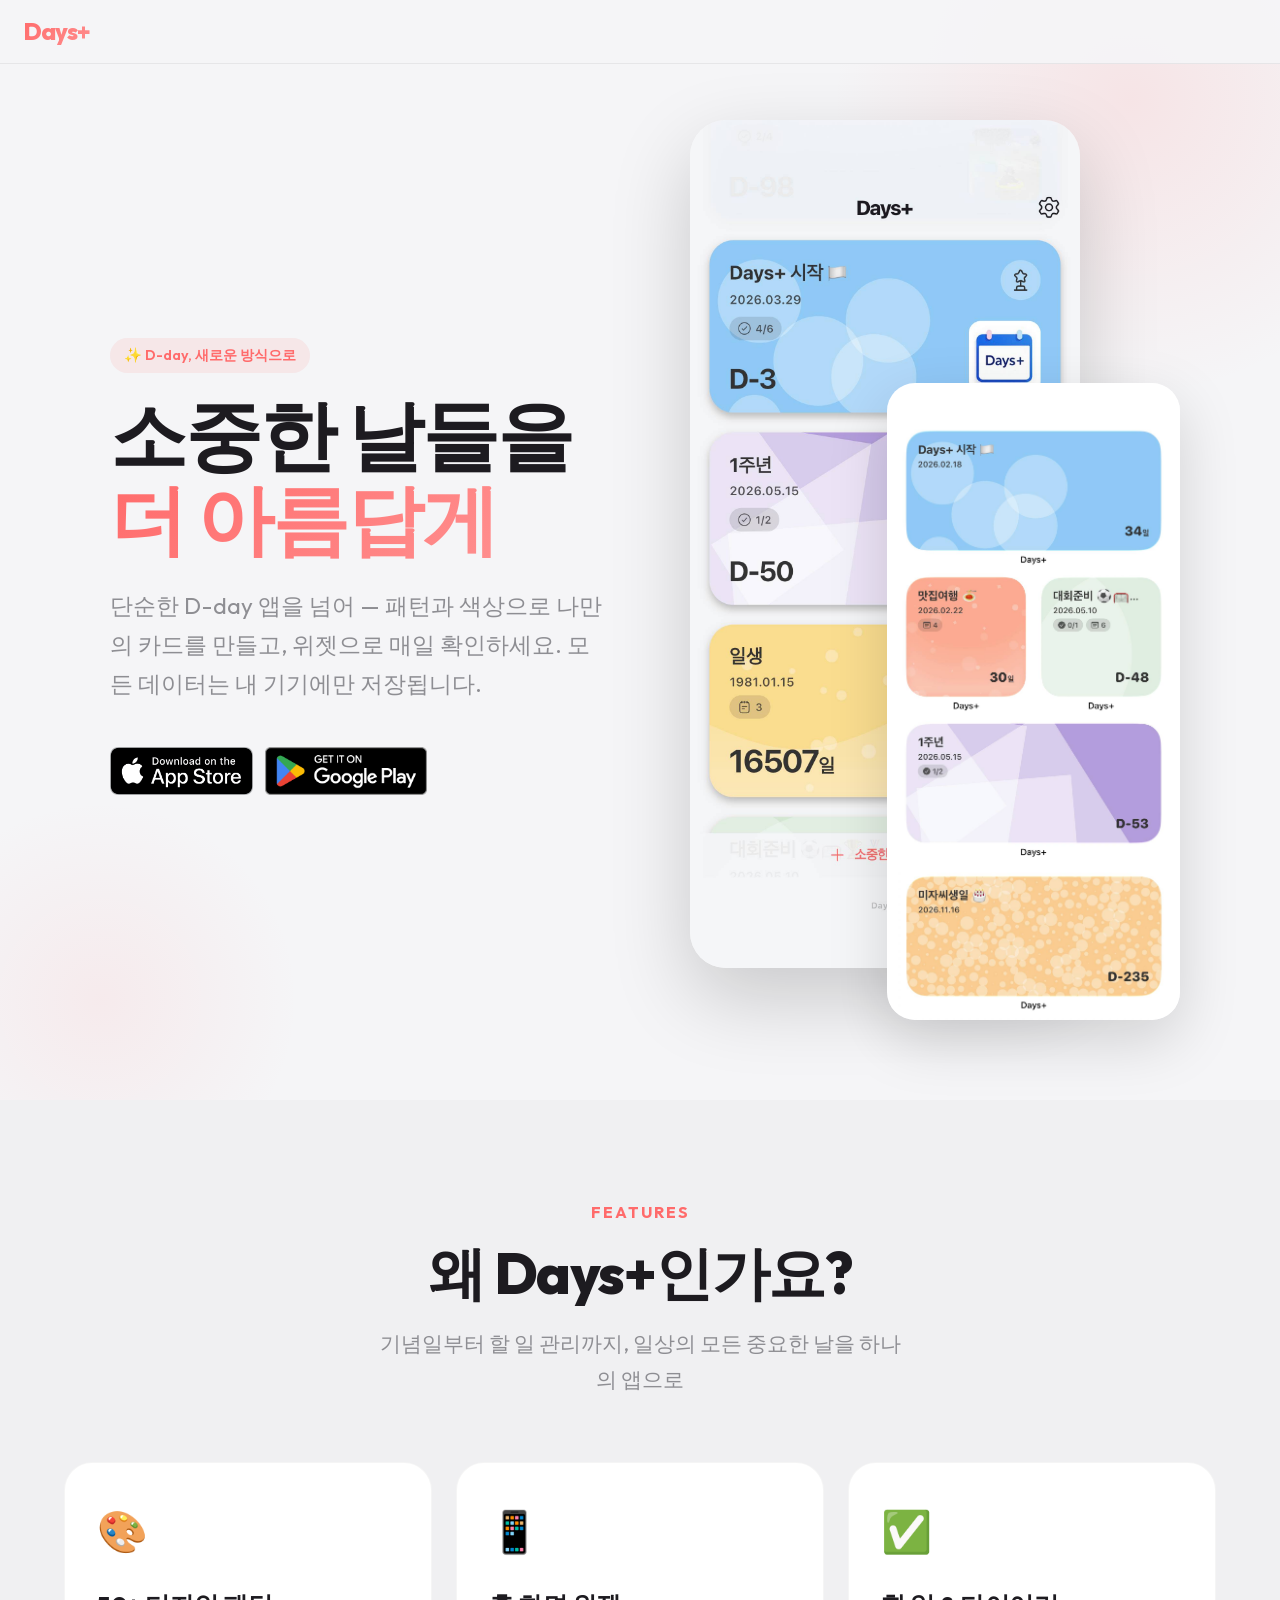
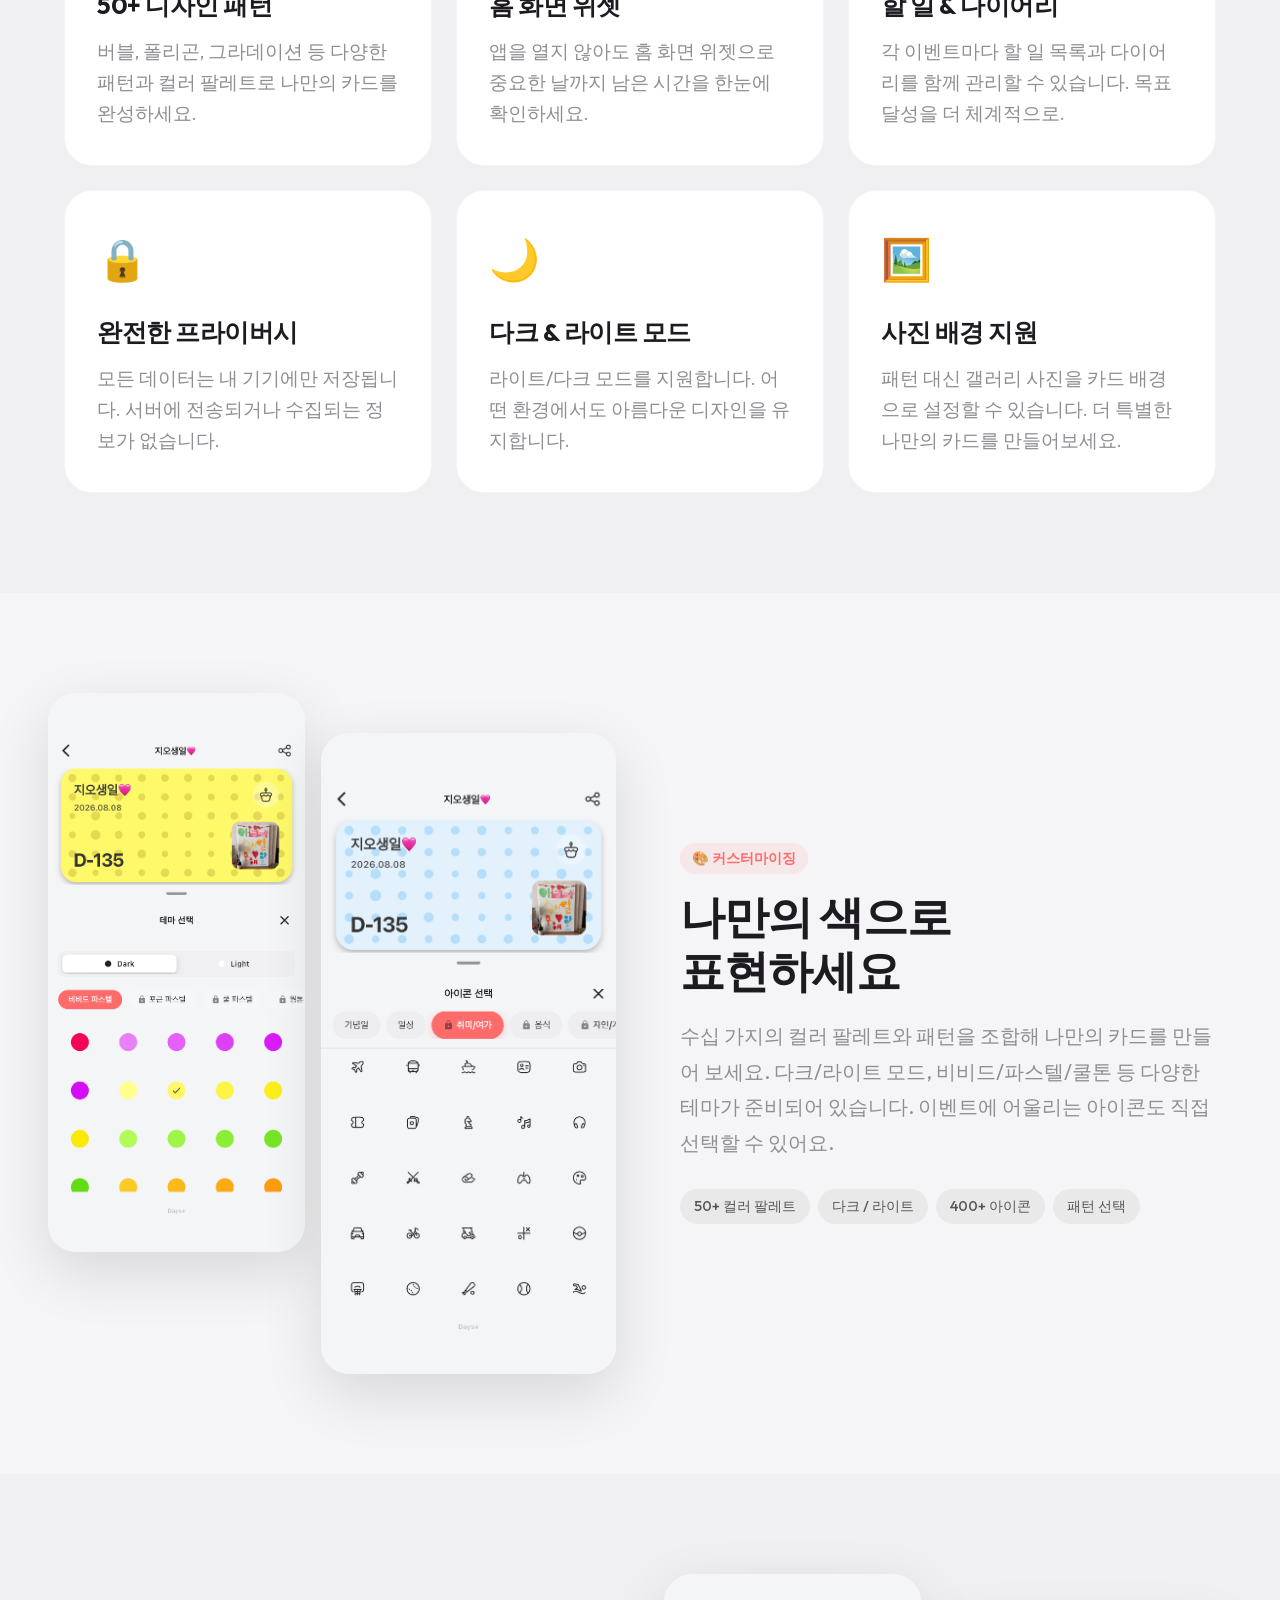
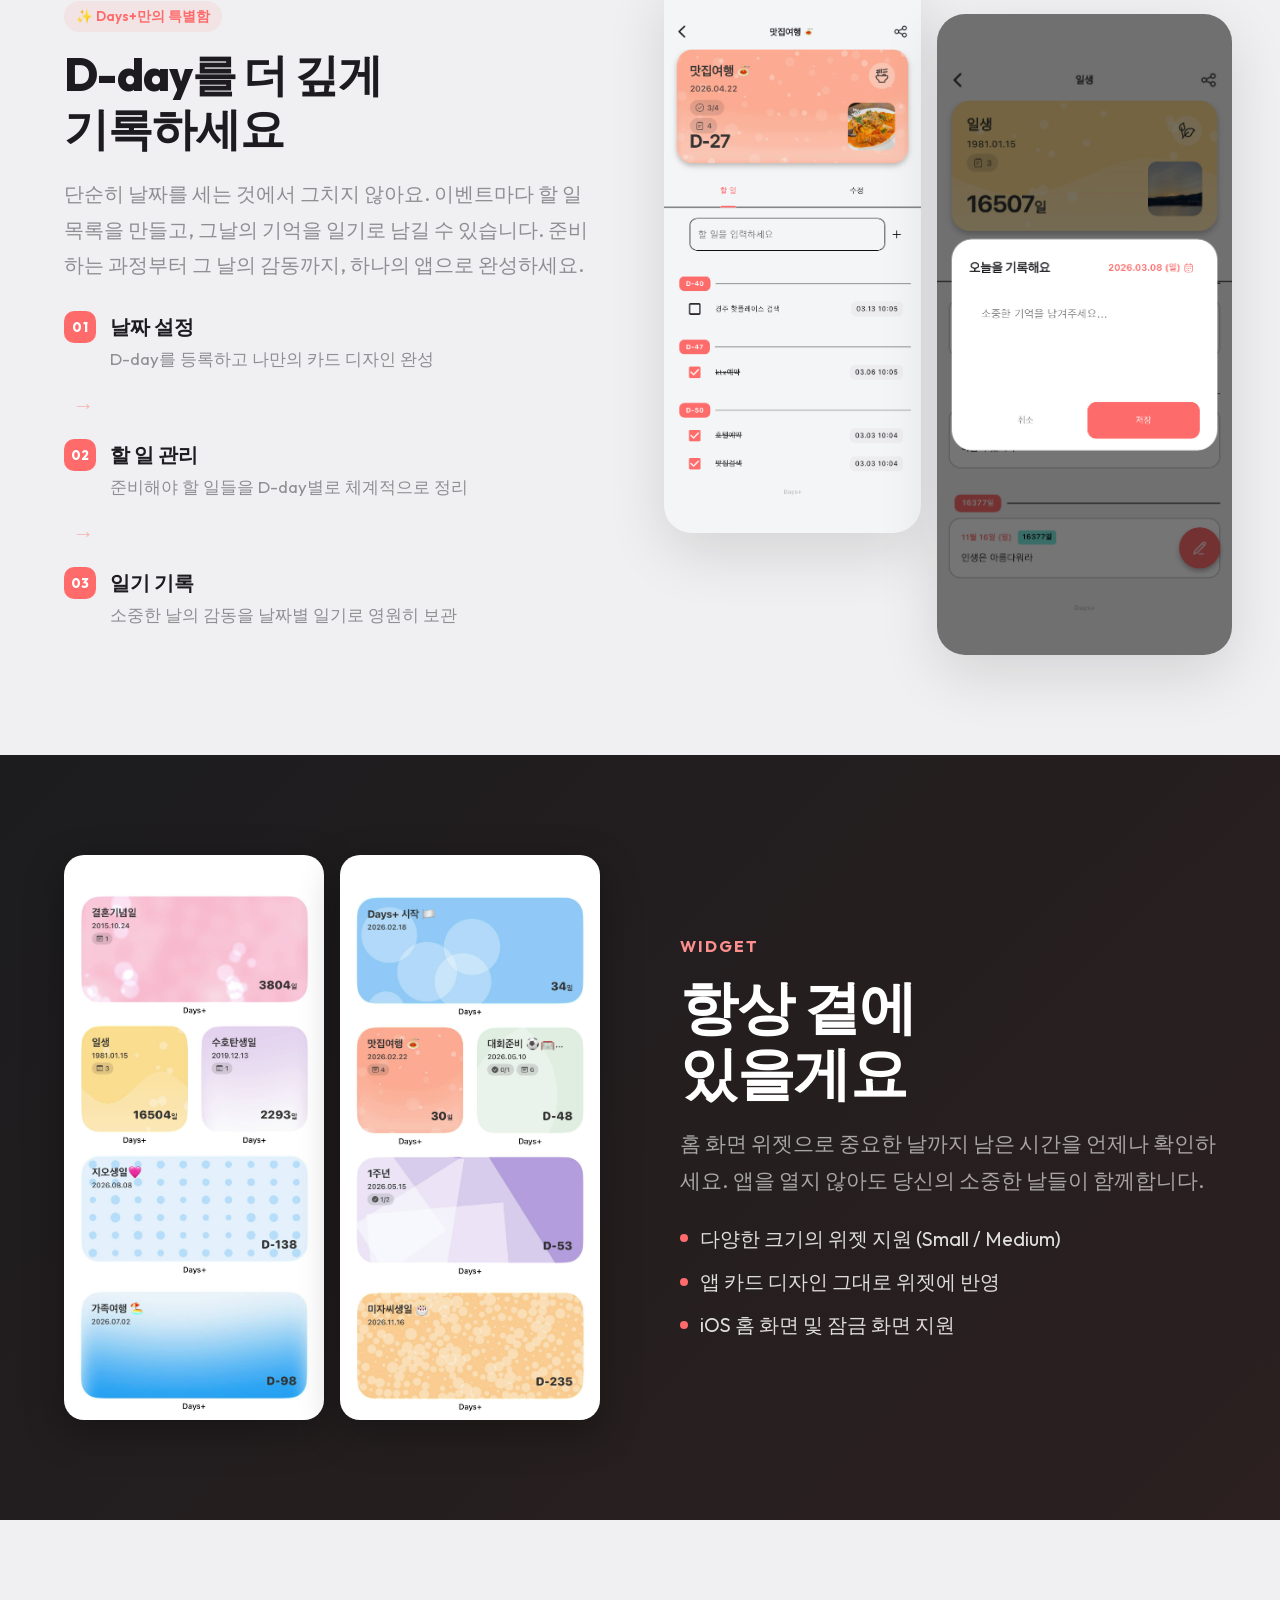
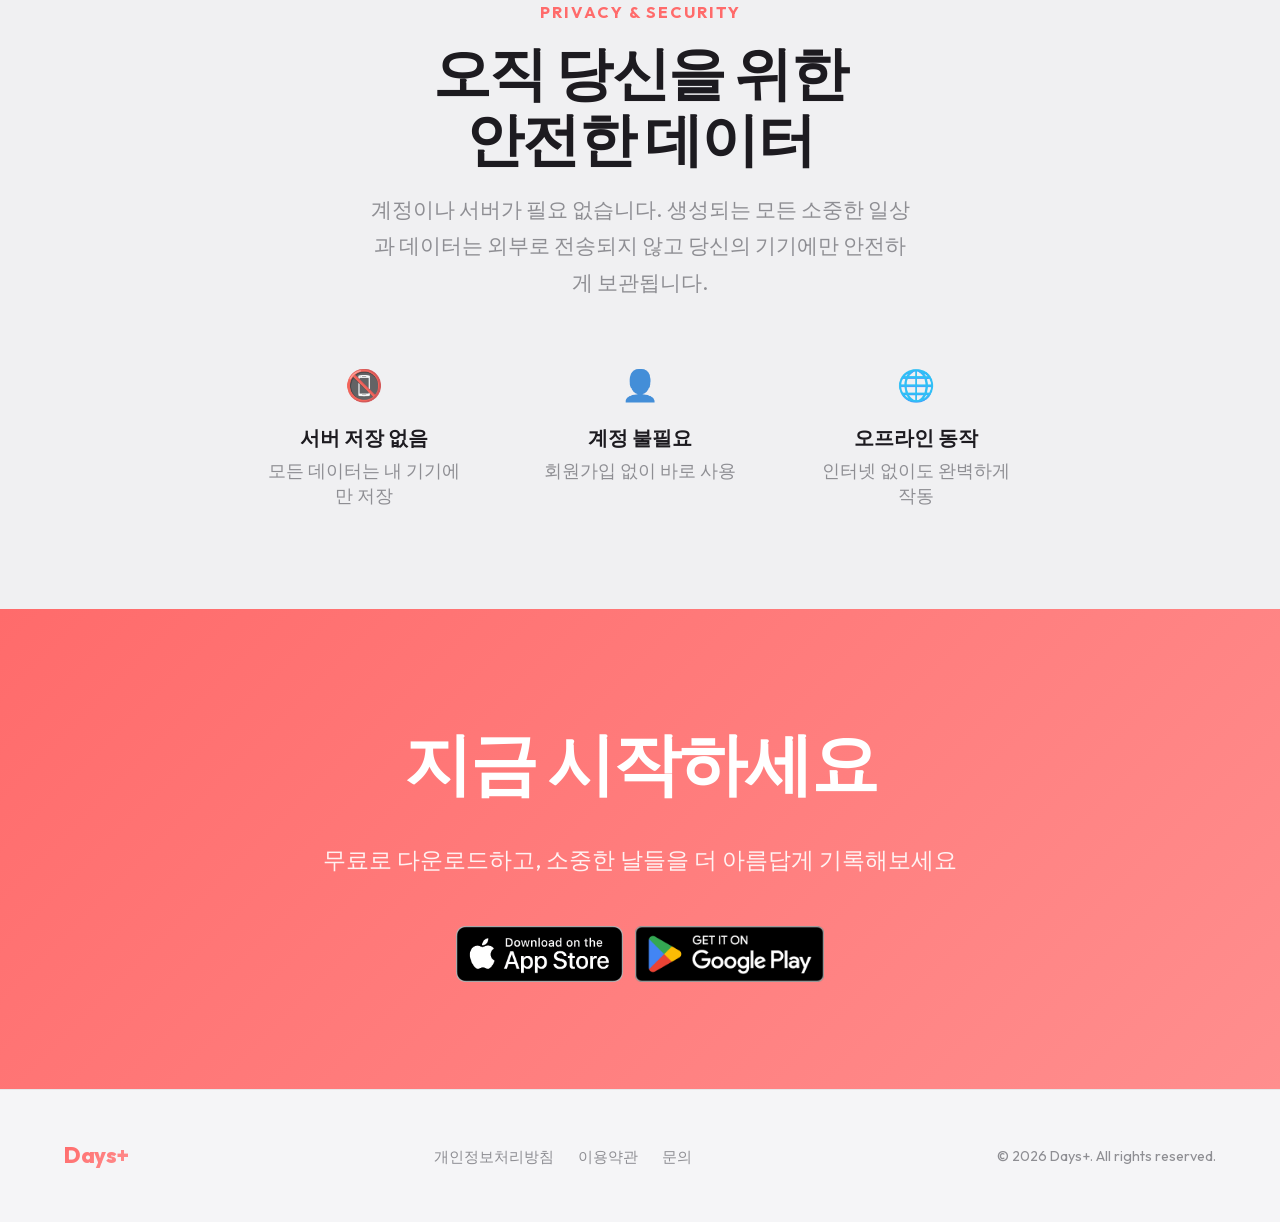
<file: index.html>
<!DOCTYPE html><html lang="ko" class="outfit_4c4b697f-module__6DwNPq__variable"><head><meta charSet="utf-8"/><meta name="viewport" content="width=device-width, initial-scale=1"/><link rel="preload" href="/_next/static/media/1b99372b3eaef0c8-s.p.0gx2haw2tmll8.woff2" as="font" crossorigin="" type="font/woff2"/><link rel="preload" as="image" href="/main.jpg"/><link rel="stylesheet" href="/_next/static/chunks/16hcfugx.lzg..css" data-precedence="next"/><link rel="stylesheet" href="/_next/static/chunks/0be25n6d0lng9.css" data-precedence="next"/><link rel="preload" as="script" fetchPriority="low" href="/_next/static/chunks/11qk_vpw_zwkf.js"/><script src="/_next/static/chunks/0pjq-hlddzx4h.js" async=""></script><script src="/_next/static/chunks/0h4bq73pogmtb.js" async=""></script><script src="/_next/static/chunks/turbopack-0h4ruw6wmw4n6.js" async=""></script><script src="/_next/static/chunks/0fsi8lw5utejl.js" async=""></script><script src="/_next/static/chunks/0d3tkj33oycf2.js" async=""></script><script src="/_next/static/chunks/13brmrq6-u1ft.js" async=""></script><meta name="next-size-adjust" content=""/><title>Days Plus - 소중한 날들을 더 아름답게</title><meta name="description" content="패턴으로 디자인하는 나만의 디데이, 데이플러스. 위젯 지원과 강력한 프라이버시 보호."/><meta name="keywords" content="디데이,D-day,기념일,위젯,패턴디자인,데이플러스"/><meta property="og:title" content="Days Plus - 소중한 날들을 더 아름답게"/><meta property="og:description" content="패턴으로 디자인하는 나만의 디데이, 데이플러스."/><meta property="og:locale" content="ko_KR"/><meta property="og:type" content="website"/><meta name="twitter:card" content="summary"/><meta name="twitter:title" content="Days Plus - 소중한 날들을 더 아름답게"/><meta name="twitter:description" content="패턴으로 디자인하는 나만의 디데이, 데이플러스."/><link rel="icon" href="/favicon.ico?favicon.0x3dzn~oxb6tn.ico" sizes="256x256" type="image/x-icon"/><script src="/_next/static/chunks/03~yq9q893hmn.js" noModule=""></script></head><body><div hidden=""><!--$--><!--/$--></div><main><nav class="page-module__E0kJGG__navbar"><div class="page-module__E0kJGG__navLogo"><span class="text-gradient">Days+</span></div><div class="page-module__E0kJGG__navActions"></div></nav><section class="page-module__E0kJGG__hero"><div class="page-module__E0kJGG__heroDecorCircle page-module__E0kJGG__heroDecor1"></div><div class="page-module__E0kJGG__heroDecorCircle page-module__E0kJGG__heroDecor2"></div><div class="container"><div class="page-module__E0kJGG__heroInner"><div class="undefined animate-fade-in"><div class="page-module__E0kJGG__heroEyebrow">✨ D-day, 새로운 방식으로</div><h1 class="page-module__E0kJGG__heroTitle">소중한 날들을<br/><span class="text-gradient">더 아름답게</span></h1><p class="page-module__E0kJGG__heroSubtitle">단순한 D-day 앱을 넘어 — 패턴과 색상으로 나만의 카드를 만들고, 위젯으로 매일 확인하세요. 모든 데이터는 내 기기에만 저장됩니다.</p><div class="page-module__E0kJGG__heroButtons" style="display:flex;gap:12px"><a href="https://apps.apple.com/app/id6762467598" target="_blank" rel="noopener noreferrer" style="display:inline-block"><img alt="Download on the App Store" loading="lazy" width="143" height="48" decoding="async" data-nimg="1" style="color:transparent;width:auto" src="/_next/static/media/appstore-badge.0-p4bjkd_l.2u.png"/></a><a href="https://play.google.com/store/apps/details?id=com.handroom.daysplus" target="_blank" rel="noopener noreferrer" style="display:inline-block"><img alt="Get it on Google Play" loading="lazy" width="162" height="48" decoding="async" data-nimg="1" style="color:transparent;width:auto" src="/_next/static/media/googleplay-badge.0fkv3hfedoiqh.png"/></a></div></div><div class="page-module__E0kJGG__heroVisual animate-fade-in delay-1"><div class="page-module__E0kJGG__heroPhoneStack"><img alt="Days+ 메인 화면" width="390" height="844" decoding="async" data-nimg="1" class="page-module__E0kJGG__heroPhoneMain" style="color:transparent;height:auto" src="/main.jpg"/><img alt="Days+ 위젯" loading="lazy" width="390" height="844" decoding="async" data-nimg="1" class="page-module__E0kJGG__heroPhoneFloat" style="color:transparent;height:auto" src="/widget2.jpg"/></div></div></div></div></section><section class="page-module__E0kJGG__section page-module__E0kJGG__featuresSection"><div class="container"><div class="page-module__E0kJGG__featuresHeader"><p class="page-module__E0kJGG__sectionLabel">Features</p><h2 class="page-module__E0kJGG__sectionTitle">왜 Days+인가요?</h2><p class="page-module__E0kJGG__sectionDesc">기념일부터 할 일 관리까지, 일상의 모든 중요한 날을 하나의 앱으로</p></div><div class="page-module__E0kJGG__featuresGrid"><div class="page-module__E0kJGG__featureCard"><div class="page-module__E0kJGG__featureIcon">🎨</div><h3 class="page-module__E0kJGG__featureTitle">50+ 디자인 패턴</h3><p class="page-module__E0kJGG__featureDesc">버블, 폴리곤, 그라데이션 등 다양한 패턴과 컬러 팔레트로 나만의 카드를 완성하세요.</p></div><div class="page-module__E0kJGG__featureCard"><div class="page-module__E0kJGG__featureIcon">📱</div><h3 class="page-module__E0kJGG__featureTitle">홈 화면 위젯</h3><p class="page-module__E0kJGG__featureDesc">앱을 열지 않아도 홈 화면 위젯으로 중요한 날까지 남은 시간을 한눈에 확인하세요.</p></div><div class="page-module__E0kJGG__featureCard"><div class="page-module__E0kJGG__featureIcon">✅</div><h3 class="page-module__E0kJGG__featureTitle">할 일 &amp; 다이어리</h3><p class="page-module__E0kJGG__featureDesc">각 이벤트마다 할 일 목록과 다이어리를 함께 관리할 수 있습니다. 목표 달성을 더 체계적으로.</p></div><div class="page-module__E0kJGG__featureCard"><div class="page-module__E0kJGG__featureIcon">🔒</div><h3 class="page-module__E0kJGG__featureTitle">완전한 프라이버시</h3><p class="page-module__E0kJGG__featureDesc">모든 데이터는 내 기기에만 저장됩니다. 서버에 전송되거나 수집되는 정보가 없습니다.</p></div><div class="page-module__E0kJGG__featureCard"><div class="page-module__E0kJGG__featureIcon">🌙</div><h3 class="page-module__E0kJGG__featureTitle">다크 &amp; 라이트 모드</h3><p class="page-module__E0kJGG__featureDesc">라이트/다크 모드를 지원합니다. 어떤 환경에서도 아름다운 디자인을 유지합니다.</p></div><div class="page-module__E0kJGG__featureCard"><div class="page-module__E0kJGG__featureIcon">🖼️</div><h3 class="page-module__E0kJGG__featureTitle">사진 배경 지원</h3><p class="page-module__E0kJGG__featureDesc">패턴 대신 갤러리 사진을 카드 배경으로 설정할 수 있습니다. 더 특별한 나만의 카드를 만들어보세요.</p></div></div></div></section><section class="container"><div class="page-module__E0kJGG__showcase"><div class="page-module__E0kJGG__showcaseImages"><img alt="테마 선택" loading="lazy" width="390" height="844" decoding="async" data-nimg="1" class="page-module__E0kJGG__showcaseImg" style="color:transparent;height:auto" src="/theme-select.jpg"/><img alt="아이콘 선택" loading="lazy" width="390" height="844" decoding="async" data-nimg="1" class="page-module__E0kJGG__showcaseImg page-module__E0kJGG__showcaseImgLarge" style="color:transparent;height:auto" src="/icon-select.jpg"/></div><div><div class="page-module__E0kJGG__showcaseBadge">🎨 커스터마이징</div><h2 class="page-module__E0kJGG__showcaseTitle">나만의 색으로<br/>표현하세요</h2><p class="page-module__E0kJGG__showcaseDesc">수십 가지의 컬러 팔레트와 패턴을 조합해 나만의 카드를 만들어 보세요. 다크/라이트 모드, 비비드/파스텔/쿨톤 등 다양한 테마가 준비되어 있습니다. 이벤트에 어울리는 아이콘도 직접 선택할 수 있어요.</p><div class="page-module__E0kJGG__showcaseTags"><span class="page-module__E0kJGG__tag">50+ 컬러 팔레트</span><span class="page-module__E0kJGG__tag">다크 / 라이트</span><span class="page-module__E0kJGG__tag">400+ 아이콘</span><span class="page-module__E0kJGG__tag">패턴 선택</span></div></div></div></section><div style="background:rgba(0,0,0,0.02)"><section class="container"><div class="page-module__E0kJGG__showcase"><div><div class="page-module__E0kJGG__showcaseBadge">✨ Days+만의 특별함</div><h2 class="page-module__E0kJGG__showcaseTitle">D-day를 더 깊게<br/>기록하세요</h2><p class="page-module__E0kJGG__showcaseDesc">단순히 날짜를 세는 것에서 그치지 않아요. 이벤트마다 할 일 목록을 만들고, 그날의 기억을 일기로 남길 수 있습니다. 준비하는 과정부터 그 날의 감동까지, 하나의 앱으로 완성하세요.</p><div class="page-module__E0kJGG__featureFlow"><div class="page-module__E0kJGG__featureFlowStep"><div class="page-module__E0kJGG__featureFlowBadge">01</div><div><div class="page-module__E0kJGG__featureFlowTitle">날짜 설정</div><div class="page-module__E0kJGG__featureFlowDesc">D-day를 등록하고 나만의 카드 디자인 완성</div></div></div><div class="page-module__E0kJGG__featureFlowArrow">→</div><div class="page-module__E0kJGG__featureFlowStep"><div class="page-module__E0kJGG__featureFlowBadge">02</div><div><div class="page-module__E0kJGG__featureFlowTitle">할 일 관리</div><div class="page-module__E0kJGG__featureFlowDesc">준비해야 할 일들을 D-day별로 체계적으로 정리</div></div></div><div class="page-module__E0kJGG__featureFlowArrow">→</div><div class="page-module__E0kJGG__featureFlowStep"><div class="page-module__E0kJGG__featureFlowBadge">03</div><div><div class="page-module__E0kJGG__featureFlowTitle">일기 기록</div><div class="page-module__E0kJGG__featureFlowDesc">소중한 날의 감동을 날짜별 일기로 영원히 보관</div></div></div></div></div><div class="page-module__E0kJGG__showcaseImages"><img alt="할 일 체크리스트" loading="lazy" width="390" height="844" decoding="async" data-nimg="1" class="page-module__E0kJGG__showcaseImg" style="color:transparent;height:auto" src="/todo2.jpg"/><img alt="일기 작성 화면" loading="lazy" width="390" height="844" decoding="async" data-nimg="1" class="page-module__E0kJGG__showcaseImg page-module__E0kJGG__showcaseImgLarge" style="color:transparent;height:auto" src="/diary-write.jpg"/></div></div></section></div><section class="page-module__E0kJGG__widgetSection"><div class="container"><div class="page-module__E0kJGG__widgetInner"><div class="page-module__E0kJGG__widgetImages"><img alt="홈 화면 위젯 예시 1" loading="lazy" width="720" height="1560" decoding="async" data-nimg="1" class="page-module__E0kJGG__widgetImg" style="color:transparent;height:auto" src="/widget.jpg"/><img alt="홈 화면 위젯 예시 2" loading="lazy" width="720" height="1560" decoding="async" data-nimg="1" class="page-module__E0kJGG__widgetImg" style="color:transparent;height:auto" src="/widget2.jpg"/></div><div class="page-module__E0kJGG__widgetContent"><p class="page-module__E0kJGG__sectionLabel">Widget</p><h2 class="page-module__E0kJGG__sectionTitle">항상 곁에<br/>있을게요</h2><p class="page-module__E0kJGG__sectionDesc">홈 화면 위젯으로 중요한 날까지 남은 시간을 언제나 확인하세요. 앱을 열지 않아도 당신의 소중한 날들이 함께합니다.</p><ul class="page-module__E0kJGG__widgetPoints"><li class="page-module__E0kJGG__widgetPoint"><span class="page-module__E0kJGG__widgetPointDot"></span>다양한 크기의 위젯 지원 (Small / Medium)</li><li class="page-module__E0kJGG__widgetPoint"><span class="page-module__E0kJGG__widgetPointDot"></span>앱 카드 디자인 그대로 위젯에 반영</li><li class="page-module__E0kJGG__widgetPoint"><span class="page-module__E0kJGG__widgetPointDot"></span>iOS 홈 화면 및 잠금 화면 지원</li></ul></div></div></div></section><section class="page-module__E0kJGG__privacySection"><div class="container"><p class="page-module__E0kJGG__sectionLabel" style="justify-content:center">Privacy &amp; Security</p><h2 class="page-module__E0kJGG__sectionTitle">오직 당신을 위한<br/>안전한 데이터</h2><p class="page-module__E0kJGG__sectionDesc" style="margin:0 auto">계정이나 서버가 필요 없습니다. 생성되는 모든 소중한 일상과 데이터는 외부로 전송되지 않고 당신의 기기에만 안전하게 보관됩니다.</p><div class="page-module__E0kJGG__privacyPoints"><div class="page-module__E0kJGG__privacyPoint"><div class="page-module__E0kJGG__privacyPointIcon">📵</div><div class="page-module__E0kJGG__privacyPointTitle">서버 저장 없음</div><div class="page-module__E0kJGG__privacyPointDesc">모든 데이터는 내 기기에만 저장</div></div><div class="page-module__E0kJGG__privacyPoint"><div class="page-module__E0kJGG__privacyPointIcon">👤</div><div class="page-module__E0kJGG__privacyPointTitle">계정 불필요</div><div class="page-module__E0kJGG__privacyPointDesc">회원가입 없이 바로 사용</div></div><div class="page-module__E0kJGG__privacyPoint"><div class="page-module__E0kJGG__privacyPointIcon">🌐</div><div class="page-module__E0kJGG__privacyPointTitle">오프라인 동작</div><div class="page-module__E0kJGG__privacyPointDesc">인터넷 없이도 완벽하게 작동</div></div></div></div></section><section class="page-module__E0kJGG__ctaSection"><div class="container"><h2 class="page-module__E0kJGG__ctaTitle">지금 시작하세요</h2><p class="page-module__E0kJGG__ctaDesc">무료로 다운로드하고, 소중한 날들을 더 아름답게 기록해보세요</p><div class="page-module__E0kJGG__ctaButtons" style="display:flex;gap:12px;justify-content:center"><a href="https://apps.apple.com/app/id6762467598" target="_blank" rel="noopener noreferrer" style="display:inline-block"><img alt="Download on the App Store" loading="lazy" width="167" height="56" decoding="async" data-nimg="1" style="color:transparent;width:auto" src="/_next/static/media/appstore-badge.0-p4bjkd_l.2u.png"/></a><a href="https://play.google.com/store/apps/details?id=com.handroom.daysplus" target="_blank" rel="noopener noreferrer" style="display:inline-block"><img alt="Get it on Google Play" loading="lazy" width="189" height="56" decoding="async" data-nimg="1" style="color:transparent;width:auto" src="/_next/static/media/googleplay-badge.0fkv3hfedoiqh.png"/></a></div></div></section><footer class="page-module__E0kJGG__footer"><div class="container"><div class="page-module__E0kJGG__footerInner"><div class="page-module__E0kJGG__footerLogo"><span class="text-gradient">Days+</span></div><ul class="page-module__E0kJGG__footerLinks"><li><a href="/privacy" class="page-module__E0kJGG__footerLink">개인정보처리방침</a></li><li><a href="/terms" class="page-module__E0kJGG__footerLink">이용약관</a></li><li><a href="mailto:contact@daysplus.app" class="page-module__E0kJGG__footerLink">문의</a></li></ul><p class="page-module__E0kJGG__footerCopy">© 2026 Days+. All rights reserved.</p></div></div></footer></main><!--$--><!--/$--><script src="/_next/static/chunks/11qk_vpw_zwkf.js" id="_R_" async=""></script><script>(self.__next_f=self.__next_f||[]).push([0])</script><script>self.__next_f.push([1,"1:\"$Sreact.fragment\"\n2:I[39756,[\"/_next/static/chunks/0fsi8lw5utejl.js\",\"/_next/static/chunks/0d3tkj33oycf2.js\"],\"default\"]\n3:I[37457,[\"/_next/static/chunks/0fsi8lw5utejl.js\",\"/_next/static/chunks/0d3tkj33oycf2.js\"],\"default\"]\n4:I[5500,[\"/_next/static/chunks/0fsi8lw5utejl.js\",\"/_next/static/chunks/0d3tkj33oycf2.js\",\"/_next/static/chunks/13brmrq6-u1ft.js\"],\"Image\"]\n11:I[68027,[\"/_next/static/chunks/0fsi8lw5utejl.js\",\"/_next/static/chunks/0d3tkj33oycf2.js\"],\"default\",1]\n:HL[\"/_next/static/chunks/16hcfugx.lzg..css\",\"style\"]\n:HL[\"/_next/static/media/1b99372b3eaef0c8-s.p.0gx2haw2tmll8.woff2\",\"font\",{\"crossOrigin\":\"\",\"type\":\"font/woff2\"}]\n:HL[\"/_next/static/chunks/0be25n6d0lng9.css\",\"style\"]\n"])</script><script>self.__next_f.push([1,"0:{\"P\":null,\"c\":[\"\",\"\"],\"q\":\"\",\"i\":false,\"f\":[[[\"\",{\"children\":[\"__PAGE__\",{}]},\"$undefined\",\"$undefined\",16],[[\"$\",\"$1\",\"c\",{\"children\":[[[\"$\",\"link\",\"0\",{\"rel\":\"stylesheet\",\"href\":\"/_next/static/chunks/16hcfugx.lzg..css\",\"precedence\":\"next\",\"crossOrigin\":\"$undefined\",\"nonce\":\"$undefined\"}],[\"$\",\"script\",\"script-0\",{\"src\":\"/_next/static/chunks/0fsi8lw5utejl.js\",\"async\":true,\"nonce\":\"$undefined\"}],[\"$\",\"script\",\"script-1\",{\"src\":\"/_next/static/chunks/0d3tkj33oycf2.js\",\"async\":true,\"nonce\":\"$undefined\"}]],[\"$\",\"html\",null,{\"lang\":\"ko\",\"className\":\"outfit_4c4b697f-module__6DwNPq__variable\",\"children\":[\"$\",\"body\",null,{\"children\":[\"$\",\"$L2\",null,{\"parallelRouterKey\":\"children\",\"error\":\"$undefined\",\"errorStyles\":\"$undefined\",\"errorScripts\":\"$undefined\",\"template\":[\"$\",\"$L3\",null,{}],\"templateStyles\":\"$undefined\",\"templateScripts\":\"$undefined\",\"notFound\":[[[\"$\",\"title\",null,{\"children\":\"404: This page could not be found.\"}],[\"$\",\"div\",null,{\"style\":{\"fontFamily\":\"system-ui,\\\"Segoe UI\\\",Roboto,Helvetica,Arial,sans-serif,\\\"Apple Color Emoji\\\",\\\"Segoe UI Emoji\\\"\",\"height\":\"100vh\",\"textAlign\":\"center\",\"display\":\"flex\",\"flexDirection\":\"column\",\"alignItems\":\"center\",\"justifyContent\":\"center\"},\"children\":[\"$\",\"div\",null,{\"children\":[[\"$\",\"style\",null,{\"dangerouslySetInnerHTML\":{\"__html\":\"body{color:#000;background:#fff;margin:0}.next-error-h1{border-right:1px solid rgba(0,0,0,.3)}@media (prefers-color-scheme:dark){body{color:#fff;background:#000}.next-error-h1{border-right:1px solid rgba(255,255,255,.3)}}\"}}],[\"$\",\"h1\",null,{\"className\":\"next-error-h1\",\"style\":{\"display\":\"inline-block\",\"margin\":\"0 20px 0 0\",\"padding\":\"0 23px 0 0\",\"fontSize\":24,\"fontWeight\":500,\"verticalAlign\":\"top\",\"lineHeight\":\"49px\"},\"children\":404}],[\"$\",\"div\",null,{\"style\":{\"display\":\"inline-block\"},\"children\":[\"$\",\"h2\",null,{\"style\":{\"fontSize\":14,\"fontWeight\":400,\"lineHeight\":\"49px\",\"margin\":0},\"children\":\"This page could not be found.\"}]}]]}]}]],[]],\"forbidden\":\"$undefined\",\"unauthorized\":\"$undefined\"}]}]}]]}],{\"children\":[[\"$\",\"$1\",\"c\",{\"children\":[[\"$\",\"main\",null,{\"children\":[[\"$\",\"nav\",null,{\"className\":\"page-module__E0kJGG__navbar\",\"children\":[[\"$\",\"div\",null,{\"className\":\"page-module__E0kJGG__navLogo\",\"children\":[\"$\",\"span\",null,{\"className\":\"text-gradient\",\"children\":\"Days+\"}]}],[\"$\",\"div\",null,{\"className\":\"page-module__E0kJGG__navActions\"}]]}],[\"$\",\"section\",null,{\"className\":\"page-module__E0kJGG__hero\",\"children\":[[\"$\",\"div\",null,{\"className\":\"page-module__E0kJGG__heroDecorCircle page-module__E0kJGG__heroDecor1\"}],[\"$\",\"div\",null,{\"className\":\"page-module__E0kJGG__heroDecorCircle page-module__E0kJGG__heroDecor2\"}],[\"$\",\"div\",null,{\"className\":\"container\",\"children\":[\"$\",\"div\",null,{\"className\":\"page-module__E0kJGG__heroInner\",\"children\":[[\"$\",\"div\",null,{\"className\":\"undefined animate-fade-in\",\"children\":[[\"$\",\"div\",null,{\"className\":\"page-module__E0kJGG__heroEyebrow\",\"children\":\"✨ D-day, 새로운 방식으로\"}],[\"$\",\"h1\",null,{\"className\":\"page-module__E0kJGG__heroTitle\",\"children\":[\"소중한 날들을\",[\"$\",\"br\",null,{}],[\"$\",\"span\",null,{\"className\":\"text-gradient\",\"children\":\"더 아름답게\"}]]}],[\"$\",\"p\",null,{\"className\":\"page-module__E0kJGG__heroSubtitle\",\"children\":\"단순한 D-day 앱을 넘어 — 패턴과 색상으로 나만의 카드를 만들고, 위젯으로 매일 확인하세요. 모든 데이터는 내 기기에만 저장됩니다.\"}],[\"$\",\"div\",null,{\"className\":\"page-module__E0kJGG__heroButtons\",\"style\":{\"display\":\"flex\",\"gap\":\"12px\"},\"children\":[[\"$\",\"a\",null,{\"href\":\"https://apps.apple.com/app/id6762467598\",\"target\":\"_blank\",\"rel\":\"noopener noreferrer\",\"style\":{\"display\":\"inline-block\"},\"children\":[\"$\",\"$L4\",null,{\"src\":{\"src\":\"/_next/static/media/appstore-badge.0-p4bjkd_l.2u.png\",\"width\":498,\"height\":167,\"blurWidth\":8,\"blurHeight\":3,\"blurDataURL\":\"[data-uri]\"},\"alt\":\"Download on the App Store\",\"height\":48,\"style\":{\"width\":\"auto\"}}]}],[\"$\",\"a\",null,{\"href\":\"https://play.google.com/store/apps/details?id=com.handroom.daysplus\",\"target\":\"_blank\",\"rel\":\"noopener noreferrer\",\"style\":{\"display\":\"inline-block\"},\"children\":[\"$\",\"$L4\",null,{\"src\":{\"src\":\"/_next/static/media/googleplay-badge.0fkv3hfedoiqh.png\",\"width\":478,\"height\":142,\"blurWidth\":8,\"blurHeight\":2,\"blurDataURL\":\"[data-uri]\"},\"alt\":\"Get it on Google Play\",\"height\":48,\"style\":{\"width\":\"auto\"}}]}]]}]]}],\"$L5\"]}]}]]}],\"$L6\",\"$L7\",\"$L8\",\"$L9\",\"$La\",\"$Lb\",\"$Lc\"]}],[\"$Ld\",\"$Le\"],\"$Lf\"]}],{},null,false,null]},null,false,null],\"$L10\",false]],\"m\":\"$undefined\",\"G\":[\"$11\",[\"$L12\"]],\"S\":true,\"h\":null,\"s\":\"$undefined\",\"l\":\"$undefined\",\"p\":\"$undefined\",\"d\":\"$undefined\",\"b\":\"pYLypkrqttr3VebKA8N-q\"}\n"])</script><script>self.__next_f.push([1,"13:I[97367,[\"/_next/static/chunks/0fsi8lw5utejl.js\",\"/_next/static/chunks/0d3tkj33oycf2.js\"],\"OutletBoundary\"]\n14:\"$Sreact.suspense\"\n16:I[97367,[\"/_next/static/chunks/0fsi8lw5utejl.js\",\"/_next/static/chunks/0d3tkj33oycf2.js\"],\"ViewportBoundary\"]\n18:I[97367,[\"/_next/static/chunks/0fsi8lw5utejl.js\",\"/_next/static/chunks/0d3tkj33oycf2.js\"],\"MetadataBoundary\"]\n5:[\"$\",\"div\",null,{\"className\":\"page-module__E0kJGG__heroVisual animate-fade-in delay-1\",\"children\":[\"$\",\"div\",null,{\"className\":\"page-module__E0kJGG__heroPhoneStack\",\"children\":[[\"$\",\"$L4\",null,{\"src\":\"/main.jpg\",\"alt\":\"Days+ 메인 화면\",\"width\":390,\"height\":844,\"className\":\"page-module__E0kJGG__heroPhoneMain\",\"style\":{\"height\":\"auto\"},\"priority\":true}],[\"$\",\"$L4\",null,{\"src\":\"/widget2.jpg\",\"alt\":\"Days+ 위젯\",\"width\":390,\"height\":844,\"className\":\"page-module__E0kJGG__heroPhoneFloat\",\"style\":{\"height\":\"auto\"}}]]}]}]\n"])</script><script>self.__next_f.push([1,"6:[\"$\",\"section\",null,{\"className\":\"page-module__E0kJGG__section page-module__E0kJGG__featuresSection\",\"children\":[\"$\",\"div\",null,{\"className\":\"container\",\"children\":[[\"$\",\"div\",null,{\"className\":\"page-module__E0kJGG__featuresHeader\",\"children\":[[\"$\",\"p\",null,{\"className\":\"page-module__E0kJGG__sectionLabel\",\"children\":\"Features\"}],[\"$\",\"h2\",null,{\"className\":\"page-module__E0kJGG__sectionTitle\",\"children\":\"왜 Days+인가요?\"}],[\"$\",\"p\",null,{\"className\":\"page-module__E0kJGG__sectionDesc\",\"children\":\"기념일부터 할 일 관리까지, 일상의 모든 중요한 날을 하나의 앱으로\"}]]}],[\"$\",\"div\",null,{\"className\":\"page-module__E0kJGG__featuresGrid\",\"children\":[[\"$\",\"div\",null,{\"className\":\"page-module__E0kJGG__featureCard\",\"children\":[[\"$\",\"div\",null,{\"className\":\"page-module__E0kJGG__featureIcon\",\"children\":\"🎨\"}],[\"$\",\"h3\",null,{\"className\":\"page-module__E0kJGG__featureTitle\",\"children\":\"50+ 디자인 패턴\"}],[\"$\",\"p\",null,{\"className\":\"page-module__E0kJGG__featureDesc\",\"children\":\"버블, 폴리곤, 그라데이션 등 다양한 패턴과 컬러 팔레트로 나만의 카드를 완성하세요.\"}]]}],[\"$\",\"div\",null,{\"className\":\"page-module__E0kJGG__featureCard\",\"children\":[[\"$\",\"div\",null,{\"className\":\"page-module__E0kJGG__featureIcon\",\"children\":\"📱\"}],[\"$\",\"h3\",null,{\"className\":\"page-module__E0kJGG__featureTitle\",\"children\":\"홈 화면 위젯\"}],[\"$\",\"p\",null,{\"className\":\"page-module__E0kJGG__featureDesc\",\"children\":\"앱을 열지 않아도 홈 화면 위젯으로 중요한 날까지 남은 시간을 한눈에 확인하세요.\"}]]}],[\"$\",\"div\",null,{\"className\":\"page-module__E0kJGG__featureCard\",\"children\":[[\"$\",\"div\",null,{\"className\":\"page-module__E0kJGG__featureIcon\",\"children\":\"✅\"}],[\"$\",\"h3\",null,{\"className\":\"page-module__E0kJGG__featureTitle\",\"children\":\"할 일 \u0026 다이어리\"}],[\"$\",\"p\",null,{\"className\":\"page-module__E0kJGG__featureDesc\",\"children\":\"각 이벤트마다 할 일 목록과 다이어리를 함께 관리할 수 있습니다. 목표 달성을 더 체계적으로.\"}]]}],[\"$\",\"div\",null,{\"className\":\"page-module__E0kJGG__featureCard\",\"children\":[[\"$\",\"div\",null,{\"className\":\"page-module__E0kJGG__featureIcon\",\"children\":\"🔒\"}],[\"$\",\"h3\",null,{\"className\":\"page-module__E0kJGG__featureTitle\",\"children\":\"완전한 프라이버시\"}],[\"$\",\"p\",null,{\"className\":\"page-module__E0kJGG__featureDesc\",\"children\":\"모든 데이터는 내 기기에만 저장됩니다. 서버에 전송되거나 수집되는 정보가 없습니다.\"}]]}],[\"$\",\"div\",null,{\"className\":\"page-module__E0kJGG__featureCard\",\"children\":[[\"$\",\"div\",null,{\"className\":\"page-module__E0kJGG__featureIcon\",\"children\":\"🌙\"}],[\"$\",\"h3\",null,{\"className\":\"page-module__E0kJGG__featureTitle\",\"children\":\"다크 \u0026 라이트 모드\"}],[\"$\",\"p\",null,{\"className\":\"page-module__E0kJGG__featureDesc\",\"children\":\"라이트/다크 모드를 지원합니다. 어떤 환경에서도 아름다운 디자인을 유지합니다.\"}]]}],[\"$\",\"div\",null,{\"className\":\"page-module__E0kJGG__featureCard\",\"children\":[[\"$\",\"div\",null,{\"className\":\"page-module__E0kJGG__featureIcon\",\"children\":\"🖼️\"}],[\"$\",\"h3\",null,{\"className\":\"page-module__E0kJGG__featureTitle\",\"children\":\"사진 배경 지원\"}],[\"$\",\"p\",null,{\"className\":\"page-module__E0kJGG__featureDesc\",\"children\":\"패턴 대신 갤러리 사진을 카드 배경으로 설정할 수 있습니다. 더 특별한 나만의 카드를 만들어보세요.\"}]]}]]}]]}]}]\n"])</script><script>self.__next_f.push([1,"7:[\"$\",\"section\",null,{\"className\":\"container\",\"children\":[\"$\",\"div\",null,{\"className\":\"page-module__E0kJGG__showcase\",\"children\":[[\"$\",\"div\",null,{\"className\":\"page-module__E0kJGG__showcaseImages\",\"children\":[[\"$\",\"$L4\",null,{\"src\":\"/theme-select.jpg\",\"alt\":\"테마 선택\",\"width\":390,\"height\":844,\"className\":\"page-module__E0kJGG__showcaseImg\",\"style\":{\"height\":\"auto\"}}],[\"$\",\"$L4\",null,{\"src\":\"/icon-select.jpg\",\"alt\":\"아이콘 선택\",\"width\":390,\"height\":844,\"className\":\"page-module__E0kJGG__showcaseImg page-module__E0kJGG__showcaseImgLarge\",\"style\":{\"height\":\"auto\"}}]]}],[\"$\",\"div\",null,{\"className\":\"$undefined\",\"children\":[[\"$\",\"div\",null,{\"className\":\"page-module__E0kJGG__showcaseBadge\",\"children\":\"🎨 커스터마이징\"}],[\"$\",\"h2\",null,{\"className\":\"page-module__E0kJGG__showcaseTitle\",\"children\":[\"나만의 색으로\",[\"$\",\"br\",null,{}],\"표현하세요\"]}],[\"$\",\"p\",null,{\"className\":\"page-module__E0kJGG__showcaseDesc\",\"children\":\"수십 가지의 컬러 팔레트와 패턴을 조합해 나만의 카드를 만들어 보세요. 다크/라이트 모드, 비비드/파스텔/쿨톤 등 다양한 테마가 준비되어 있습니다. 이벤트에 어울리는 아이콘도 직접 선택할 수 있어요.\"}],[\"$\",\"div\",null,{\"className\":\"page-module__E0kJGG__showcaseTags\",\"children\":[[\"$\",\"span\",null,{\"className\":\"page-module__E0kJGG__tag\",\"children\":\"50+ 컬러 팔레트\"}],[\"$\",\"span\",null,{\"className\":\"page-module__E0kJGG__tag\",\"children\":\"다크 / 라이트\"}],[\"$\",\"span\",null,{\"className\":\"page-module__E0kJGG__tag\",\"children\":\"400+ 아이콘\"}],[\"$\",\"span\",null,{\"className\":\"page-module__E0kJGG__tag\",\"children\":\"패턴 선택\"}]]}]]}]]}]}]\n"])</script><script>self.__next_f.push([1,"8:[\"$\",\"div\",null,{\"style\":{\"background\":\"rgba(0,0,0,0.02)\"},\"children\":[\"$\",\"section\",null,{\"className\":\"container\",\"children\":[\"$\",\"div\",null,{\"className\":\"page-module__E0kJGG__showcase\",\"children\":[[\"$\",\"div\",null,{\"className\":\"$undefined\",\"children\":[[\"$\",\"div\",null,{\"className\":\"page-module__E0kJGG__showcaseBadge\",\"children\":\"✨ Days+만의 특별함\"}],[\"$\",\"h2\",null,{\"className\":\"page-module__E0kJGG__showcaseTitle\",\"children\":[\"D-day를 더 깊게\",[\"$\",\"br\",null,{}],\"기록하세요\"]}],[\"$\",\"p\",null,{\"className\":\"page-module__E0kJGG__showcaseDesc\",\"children\":\"단순히 날짜를 세는 것에서 그치지 않아요. 이벤트마다 할 일 목록을 만들고, 그날의 기억을 일기로 남길 수 있습니다. 준비하는 과정부터 그 날의 감동까지, 하나의 앱으로 완성하세요.\"}],[\"$\",\"div\",null,{\"className\":\"page-module__E0kJGG__featureFlow\",\"children\":[[\"$\",\"div\",null,{\"className\":\"page-module__E0kJGG__featureFlowStep\",\"children\":[[\"$\",\"div\",null,{\"className\":\"page-module__E0kJGG__featureFlowBadge\",\"children\":\"01\"}],[\"$\",\"div\",null,{\"children\":[[\"$\",\"div\",null,{\"className\":\"page-module__E0kJGG__featureFlowTitle\",\"children\":\"날짜 설정\"}],[\"$\",\"div\",null,{\"className\":\"page-module__E0kJGG__featureFlowDesc\",\"children\":\"D-day를 등록하고 나만의 카드 디자인 완성\"}]]}]]}],[\"$\",\"div\",null,{\"className\":\"page-module__E0kJGG__featureFlowArrow\",\"children\":\"→\"}],[\"$\",\"div\",null,{\"className\":\"page-module__E0kJGG__featureFlowStep\",\"children\":[[\"$\",\"div\",null,{\"className\":\"page-module__E0kJGG__featureFlowBadge\",\"children\":\"02\"}],[\"$\",\"div\",null,{\"children\":[[\"$\",\"div\",null,{\"className\":\"page-module__E0kJGG__featureFlowTitle\",\"children\":\"할 일 관리\"}],[\"$\",\"div\",null,{\"className\":\"page-module__E0kJGG__featureFlowDesc\",\"children\":\"준비해야 할 일들을 D-day별로 체계적으로 정리\"}]]}]]}],[\"$\",\"div\",null,{\"className\":\"page-module__E0kJGG__featureFlowArrow\",\"children\":\"→\"}],[\"$\",\"div\",null,{\"className\":\"page-module__E0kJGG__featureFlowStep\",\"children\":[[\"$\",\"div\",null,{\"className\":\"page-module__E0kJGG__featureFlowBadge\",\"children\":\"03\"}],[\"$\",\"div\",null,{\"children\":[[\"$\",\"div\",null,{\"className\":\"page-module__E0kJGG__featureFlowTitle\",\"children\":\"일기 기록\"}],[\"$\",\"div\",null,{\"className\":\"page-module__E0kJGG__featureFlowDesc\",\"children\":\"소중한 날의 감동을 날짜별 일기로 영원히 보관\"}]]}]]}]]}]]}],[\"$\",\"div\",null,{\"className\":\"page-module__E0kJGG__showcaseImages\",\"children\":[[\"$\",\"$L4\",null,{\"src\":\"/todo2.jpg\",\"alt\":\"할 일 체크리스트\",\"width\":390,\"height\":844,\"className\":\"page-module__E0kJGG__showcaseImg\",\"style\":{\"height\":\"auto\"}}],[\"$\",\"$L4\",null,{\"src\":\"/diary-write.jpg\",\"alt\":\"일기 작성 화면\",\"width\":390,\"height\":844,\"className\":\"page-module__E0kJGG__showcaseImg page-module__E0kJGG__showcaseImgLarge\",\"style\":{\"height\":\"auto\"}}]]}]]}]}]}]\n"])</script><script>self.__next_f.push([1,"9:[\"$\",\"section\",null,{\"className\":\"page-module__E0kJGG__widgetSection\",\"children\":[\"$\",\"div\",null,{\"className\":\"container\",\"children\":[\"$\",\"div\",null,{\"className\":\"page-module__E0kJGG__widgetInner\",\"children\":[[\"$\",\"div\",null,{\"className\":\"page-module__E0kJGG__widgetImages\",\"children\":[[\"$\",\"$L4\",null,{\"src\":\"/widget.jpg\",\"alt\":\"홈 화면 위젯 예시 1\",\"width\":720,\"height\":1560,\"className\":\"page-module__E0kJGG__widgetImg\",\"style\":{\"height\":\"auto\"}}],[\"$\",\"$L4\",null,{\"src\":\"/widget2.jpg\",\"alt\":\"홈 화면 위젯 예시 2\",\"width\":720,\"height\":1560,\"className\":\"page-module__E0kJGG__widgetImg\",\"style\":{\"height\":\"auto\"}}]]}],[\"$\",\"div\",null,{\"className\":\"page-module__E0kJGG__widgetContent\",\"children\":[[\"$\",\"p\",null,{\"className\":\"page-module__E0kJGG__sectionLabel\",\"children\":\"Widget\"}],[\"$\",\"h2\",null,{\"className\":\"page-module__E0kJGG__sectionTitle\",\"children\":[\"항상 곁에\",[\"$\",\"br\",null,{}],\"있을게요\"]}],[\"$\",\"p\",null,{\"className\":\"page-module__E0kJGG__sectionDesc\",\"children\":\"홈 화면 위젯으로 중요한 날까지 남은 시간을 언제나 확인하세요. 앱을 열지 않아도 당신의 소중한 날들이 함께합니다.\"}],[\"$\",\"ul\",null,{\"className\":\"page-module__E0kJGG__widgetPoints\",\"children\":[[\"$\",\"li\",null,{\"className\":\"page-module__E0kJGG__widgetPoint\",\"children\":[[\"$\",\"span\",null,{\"className\":\"page-module__E0kJGG__widgetPointDot\"}],\"다양한 크기의 위젯 지원 (Small / Medium)\"]}],[\"$\",\"li\",null,{\"className\":\"page-module__E0kJGG__widgetPoint\",\"children\":[[\"$\",\"span\",null,{\"className\":\"page-module__E0kJGG__widgetPointDot\"}],\"앱 카드 디자인 그대로 위젯에 반영\"]}],[\"$\",\"li\",null,{\"className\":\"page-module__E0kJGG__widgetPoint\",\"children\":[[\"$\",\"span\",null,{\"className\":\"page-module__E0kJGG__widgetPointDot\"}],\"iOS 홈 화면 및 잠금 화면 지원\"]}]]}]]}]]}]}]}]\n"])</script><script>self.__next_f.push([1,"a:[\"$\",\"section\",null,{\"className\":\"page-module__E0kJGG__privacySection\",\"children\":[\"$\",\"div\",null,{\"className\":\"container\",\"children\":[[\"$\",\"p\",null,{\"className\":\"page-module__E0kJGG__sectionLabel\",\"style\":{\"justifyContent\":\"center\"},\"children\":\"Privacy \u0026 Security\"}],[\"$\",\"h2\",null,{\"className\":\"page-module__E0kJGG__sectionTitle\",\"children\":[\"오직 당신을 위한\",[\"$\",\"br\",null,{}],\"안전한 데이터\"]}],[\"$\",\"p\",null,{\"className\":\"page-module__E0kJGG__sectionDesc\",\"style\":{\"margin\":\"0 auto\"},\"children\":\"계정이나 서버가 필요 없습니다. 생성되는 모든 소중한 일상과 데이터는 외부로 전송되지 않고 당신의 기기에만 안전하게 보관됩니다.\"}],[\"$\",\"div\",null,{\"className\":\"page-module__E0kJGG__privacyPoints\",\"children\":[[\"$\",\"div\",null,{\"className\":\"page-module__E0kJGG__privacyPoint\",\"children\":[[\"$\",\"div\",null,{\"className\":\"page-module__E0kJGG__privacyPointIcon\",\"children\":\"📵\"}],[\"$\",\"div\",null,{\"className\":\"page-module__E0kJGG__privacyPointTitle\",\"children\":\"서버 저장 없음\"}],[\"$\",\"div\",null,{\"className\":\"page-module__E0kJGG__privacyPointDesc\",\"children\":\"모든 데이터는 내 기기에만 저장\"}]]}],[\"$\",\"div\",null,{\"className\":\"page-module__E0kJGG__privacyPoint\",\"children\":[[\"$\",\"div\",null,{\"className\":\"page-module__E0kJGG__privacyPointIcon\",\"children\":\"👤\"}],[\"$\",\"div\",null,{\"className\":\"page-module__E0kJGG__privacyPointTitle\",\"children\":\"계정 불필요\"}],[\"$\",\"div\",null,{\"className\":\"page-module__E0kJGG__privacyPointDesc\",\"children\":\"회원가입 없이 바로 사용\"}]]}],[\"$\",\"div\",null,{\"className\":\"page-module__E0kJGG__privacyPoint\",\"children\":[[\"$\",\"div\",null,{\"className\":\"page-module__E0kJGG__privacyPointIcon\",\"children\":\"🌐\"}],[\"$\",\"div\",null,{\"className\":\"page-module__E0kJGG__privacyPointTitle\",\"children\":\"오프라인 동작\"}],[\"$\",\"div\",null,{\"className\":\"page-module__E0kJGG__privacyPointDesc\",\"children\":\"인터넷 없이도 완벽하게 작동\"}]]}]]}]]}]}]\n"])</script><script>self.__next_f.push([1,"b:[\"$\",\"section\",null,{\"className\":\"page-module__E0kJGG__ctaSection\",\"children\":[\"$\",\"div\",null,{\"className\":\"container\",\"children\":[[\"$\",\"h2\",null,{\"className\":\"page-module__E0kJGG__ctaTitle\",\"children\":\"지금 시작하세요\"}],[\"$\",\"p\",null,{\"className\":\"page-module__E0kJGG__ctaDesc\",\"children\":\"무료로 다운로드하고, 소중한 날들을 더 아름답게 기록해보세요\"}],[\"$\",\"div\",null,{\"className\":\"page-module__E0kJGG__ctaButtons\",\"style\":{\"display\":\"flex\",\"gap\":\"12px\",\"justifyContent\":\"center\"},\"children\":[[\"$\",\"a\",null,{\"href\":\"https://apps.apple.com/app/id6762467598\",\"target\":\"_blank\",\"rel\":\"noopener noreferrer\",\"style\":{\"display\":\"inline-block\"},\"children\":[\"$\",\"$L4\",null,{\"src\":\"$0:f:0:1:1:children:0:props:children:0:props:children:1:props:children:2:props:children:props:children:0:props:children:3:props:children:0:props:children:props:src\",\"alt\":\"Download on the App Store\",\"height\":56,\"style\":{\"width\":\"auto\"}}]}],[\"$\",\"a\",null,{\"href\":\"https://play.google.com/store/apps/details?id=com.handroom.daysplus\",\"target\":\"_blank\",\"rel\":\"noopener noreferrer\",\"style\":{\"display\":\"inline-block\"},\"children\":[\"$\",\"$L4\",null,{\"src\":\"$0:f:0:1:1:children:0:props:children:0:props:children:1:props:children:2:props:children:props:children:0:props:children:3:props:children:1:props:children:props:src\",\"alt\":\"Get it on Google Play\",\"height\":56,\"style\":{\"width\":\"auto\"}}]}]]}]]}]}]\nc:[\"$\",\"footer\",null,{\"className\":\"page-module__E0kJGG__footer\",\"children\":[\"$\",\"div\",null,{\"className\":\"container\",\"children\":[\"$\",\"div\",null,{\"className\":\"page-module__E0kJGG__footerInner\",\"children\":[[\"$\",\"div\",null,{\"className\":\"page-module__E0kJGG__footerLogo\",\"children\":[\"$\",\"span\",null,{\"className\":\"text-gradient\",\"children\":\"Days+\"}]}],[\"$\",\"ul\",null,{\"className\":\"page-module__E0kJGG__footerLinks\",\"children\":[[\"$\",\"li\",null,{\"children\":[\"$\",\"a\",null,{\"href\":\"/privacy\",\"className\":\"page-module__E0kJGG__footerLink\",\"children\":\"개인정보처리방침\"}]}],[\"$\",\"li\",null,{\"children\":[\"$\",\"a\",null,{\"href\":\"/terms\",\"className\":\"page-module__E0kJGG__footerLink\",\"children\":\"이용약관\"}]}],[\"$\",\"li\",null,{\"children\":[\"$\",\"a\",null,{\"href\":\"mailto:contact@daysplus.app\",\"className\":\"page-module__E0kJGG__footerLink\",\"children\":\"문의\"}]}]]}],[\"$\",\"p\",null,{\"className\":\"page-module__E0kJGG__footerCopy\",\"children\":\"© 2026 Days+. All rights reserved.\"}]]}]}]}]\nd:[\"$\",\"link\",\"0\",{\"rel\":\"stylesheet\",\"href\":\"/_next/static/chunks/0be25n6d0lng9.css\",\"precedence\":\"next\",\"crossOrigin\":\"$undefined\",\"nonce\":\"$undefined\"}]\ne:[\"$\",\"script\",\"script-0\",{\"src\":\"/_next/static/chunks/13brmrq6-u1ft.js\",\"async\":true,\"nonce\":\"$undefined\"}]\nf:[\"$\",\"$L13\",null,{\"children\":[\"$\",\"$14\",null,{\"name\":\"Next.MetadataOutlet\",\"children\":\"$@15\"}]}]\n10:[\"$\",\"$1\",\"h\",{\"children\":[null,[\"$\",\"$L16\",null,{\"children\":\"$L17\"}],[\"$\",\"div\",null,{\"hidden\":true,\"children\":[\"$\",\"$L18\",null,{\"children\":[\"$\",\"$14\",null,{\"name\":\"Next.Metadata\",\"children\":\"$L19\"}]}]}],[\"$\",\"meta\",null,{\"name\":\"next-size-adjust\",\"content\":\"\"}]]}]\n12:[\"$\",\"link\",\"0\",{\"rel\":\"stylesheet\",\"href\":\"/_next/static/chunks/16hcfugx.lzg..css\",\"precedence\":\"next\",\"crossOrigin\":\"$undefined\",\"nonce\":\"$undefined\"}]\n"])</script><script>self.__next_f.push([1,"17:[[\"$\",\"meta\",\"0\",{\"charSet\":\"utf-8\"}],[\"$\",\"meta\",\"1\",{\"name\":\"viewport\",\"content\":\"width=device-width, initial-scale=1\"}]]\n"])</script><script>self.__next_f.push([1,"1a:I[27201,[\"/_next/static/chunks/0fsi8lw5utejl.js\",\"/_next/static/chunks/0d3tkj33oycf2.js\"],\"IconMark\"]\n15:null\n19:[[\"$\",\"title\",\"0\",{\"children\":\"Days Plus - 소중한 날들을 더 아름답게\"}],[\"$\",\"meta\",\"1\",{\"name\":\"description\",\"content\":\"패턴으로 디자인하는 나만의 디데이, 데이플러스. 위젯 지원과 강력한 프라이버시 보호.\"}],[\"$\",\"meta\",\"2\",{\"name\":\"keywords\",\"content\":\"디데이,D-day,기념일,위젯,패턴디자인,데이플러스\"}],[\"$\",\"meta\",\"3\",{\"property\":\"og:title\",\"content\":\"Days Plus - 소중한 날들을 더 아름답게\"}],[\"$\",\"meta\",\"4\",{\"property\":\"og:description\",\"content\":\"패턴으로 디자인하는 나만의 디데이, 데이플러스.\"}],[\"$\",\"meta\",\"5\",{\"property\":\"og:locale\",\"content\":\"ko_KR\"}],[\"$\",\"meta\",\"6\",{\"property\":\"og:type\",\"content\":\"website\"}],[\"$\",\"meta\",\"7\",{\"name\":\"twitter:card\",\"content\":\"summary\"}],[\"$\",\"meta\",\"8\",{\"name\":\"twitter:title\",\"content\":\"Days Plus - 소중한 날들을 더 아름답게\"}],[\"$\",\"meta\",\"9\",{\"name\":\"twitter:description\",\"content\":\"패턴으로 디자인하는 나만의 디데이, 데이플러스.\"}],[\"$\",\"link\",\"10\",{\"rel\":\"icon\",\"href\":\"/favicon.ico?favicon.0x3dzn~oxb6tn.ico\",\"sizes\":\"256x256\",\"type\":\"image/x-icon\"}],[\"$\",\"$L1a\",\"11\",{}]]\n"])</script></body></html>
</file>
<file: _next/static/chunks/16hcfugx.lzg..css>
@font-face{font-family:Outfit;font-style:normal;font-weight:300;font-display:swap;src:url(../media/b2ea385cb5ae8625-s.0kjod.kaq1k69.woff2)format("woff2");unicode-range:U+100-2BA,U+2BD-2C5,U+2C7-2CC,U+2CE-2D7,U+2DD-2FF,U+304,U+308,U+329,U+1D00-1DBF,U+1E00-1E9F,U+1EF2-1EFF,U+2020,U+20A0-20AB,U+20AD-20C0,U+2113,U+2C60-2C7F,U+A720-A7FF}@font-face{font-family:Outfit;font-style:normal;font-weight:300;font-display:swap;src:url(../media/1b99372b3eaef0c8-s.p.0gx2haw2tmll8.woff2)format("woff2");unicode-range:U+??,U+131,U+152-153,U+2BB-2BC,U+2C6,U+2DA,U+2DC,U+304,U+308,U+329,U+2000-206F,U+20AC,U+2122,U+2191,U+2193,U+2212,U+2215,U+FEFF,U+FFFD}@font-face{font-family:Outfit;font-style:normal;font-weight:400;font-display:swap;src:url(../media/b2ea385cb5ae8625-s.0kjod.kaq1k69.woff2)format("woff2");unicode-range:U+100-2BA,U+2BD-2C5,U+2C7-2CC,U+2CE-2D7,U+2DD-2FF,U+304,U+308,U+329,U+1D00-1DBF,U+1E00-1E9F,U+1EF2-1EFF,U+2020,U+20A0-20AB,U+20AD-20C0,U+2113,U+2C60-2C7F,U+A720-A7FF}@font-face{font-family:Outfit;font-style:normal;font-weight:400;font-display:swap;src:url(../media/1b99372b3eaef0c8-s.p.0gx2haw2tmll8.woff2)format("woff2");unicode-range:U+??,U+131,U+152-153,U+2BB-2BC,U+2C6,U+2DA,U+2DC,U+304,U+308,U+329,U+2000-206F,U+20AC,U+2122,U+2191,U+2193,U+2212,U+2215,U+FEFF,U+FFFD}@font-face{font-family:Outfit;font-style:normal;font-weight:500;font-display:swap;src:url(../media/b2ea385cb5ae8625-s.0kjod.kaq1k69.woff2)format("woff2");unicode-range:U+100-2BA,U+2BD-2C5,U+2C7-2CC,U+2CE-2D7,U+2DD-2FF,U+304,U+308,U+329,U+1D00-1DBF,U+1E00-1E9F,U+1EF2-1EFF,U+2020,U+20A0-20AB,U+20AD-20C0,U+2113,U+2C60-2C7F,U+A720-A7FF}@font-face{font-family:Outfit;font-style:normal;font-weight:500;font-display:swap;src:url(../media/1b99372b3eaef0c8-s.p.0gx2haw2tmll8.woff2)format("woff2");unicode-range:U+??,U+131,U+152-153,U+2BB-2BC,U+2C6,U+2DA,U+2DC,U+304,U+308,U+329,U+2000-206F,U+20AC,U+2122,U+2191,U+2193,U+2212,U+2215,U+FEFF,U+FFFD}@font-face{font-family:Outfit;font-style:normal;font-weight:600;font-display:swap;src:url(../media/b2ea385cb5ae8625-s.0kjod.kaq1k69.woff2)format("woff2");unicode-range:U+100-2BA,U+2BD-2C5,U+2C7-2CC,U+2CE-2D7,U+2DD-2FF,U+304,U+308,U+329,U+1D00-1DBF,U+1E00-1E9F,U+1EF2-1EFF,U+2020,U+20A0-20AB,U+20AD-20C0,U+2113,U+2C60-2C7F,U+A720-A7FF}@font-face{font-family:Outfit;font-style:normal;font-weight:600;font-display:swap;src:url(../media/1b99372b3eaef0c8-s.p.0gx2haw2tmll8.woff2)format("woff2");unicode-range:U+??,U+131,U+152-153,U+2BB-2BC,U+2C6,U+2DA,U+2DC,U+304,U+308,U+329,U+2000-206F,U+20AC,U+2122,U+2191,U+2193,U+2212,U+2215,U+FEFF,U+FFFD}@font-face{font-family:Outfit;font-style:normal;font-weight:700;font-display:swap;src:url(../media/b2ea385cb5ae8625-s.0kjod.kaq1k69.woff2)format("woff2");unicode-range:U+100-2BA,U+2BD-2C5,U+2C7-2CC,U+2CE-2D7,U+2DD-2FF,U+304,U+308,U+329,U+1D00-1DBF,U+1E00-1E9F,U+1EF2-1EFF,U+2020,U+20A0-20AB,U+20AD-20C0,U+2113,U+2C60-2C7F,U+A720-A7FF}@font-face{font-family:Outfit;font-style:normal;font-weight:700;font-display:swap;src:url(../media/1b99372b3eaef0c8-s.p.0gx2haw2tmll8.woff2)format("woff2");unicode-range:U+??,U+131,U+152-153,U+2BB-2BC,U+2C6,U+2DA,U+2DC,U+304,U+308,U+329,U+2000-206F,U+20AC,U+2122,U+2191,U+2193,U+2212,U+2215,U+FEFF,U+FFFD}@font-face{font-family:Outfit;font-style:normal;font-weight:800;font-display:swap;src:url(../media/b2ea385cb5ae8625-s.0kjod.kaq1k69.woff2)format("woff2");unicode-range:U+100-2BA,U+2BD-2C5,U+2C7-2CC,U+2CE-2D7,U+2DD-2FF,U+304,U+308,U+329,U+1D00-1DBF,U+1E00-1E9F,U+1EF2-1EFF,U+2020,U+20A0-20AB,U+20AD-20C0,U+2113,U+2C60-2C7F,U+A720-A7FF}@font-face{font-family:Outfit;font-style:normal;font-weight:800;font-display:swap;src:url(../media/1b99372b3eaef0c8-s.p.0gx2haw2tmll8.woff2)format("woff2");unicode-range:U+??,U+131,U+152-153,U+2BB-2BC,U+2C6,U+2DA,U+2DC,U+304,U+308,U+329,U+2000-206F,U+20AC,U+2122,U+2191,U+2193,U+2212,U+2215,U+FEFF,U+FFFD}@font-face{font-family:Outfit Fallback;src:local(Arial);ascent-override:100.18%;descent-override:26.05%;line-gap-override:0.0%;size-adjust:99.82%}.outfit_4c4b697f-module__6DwNPq__className{font-family:Outfit,Outfit Fallback;font-style:normal}.outfit_4c4b697f-module__6DwNPq__variable{--font-outfit:"Outfit", "Outfit Fallback"}
:root{--primary:#ff6b6b;--primary-rgb:255, 107, 107;--accent:#ff8e8e;--background-light:#f5f5f7;--foreground-light:#1d1b20;--surface-light:#fff;--background-dark:#1c1c1e;--foreground-dark:#f2f2f7;--surface-dark:#2c2c2e;--font-main:var(--font-outfit), sans-serif;--transition-smooth:all .3s cubic-bezier(.4, 0, .2, 1);--glass-bg:#ffffffb3;--glass-border:#ffffff4d;--glass-shadow:0 8px 32px 0 #1f268712}@media (prefers-color-scheme:dark){:root{--background:var(--background-dark);--foreground:var(--foreground-dark);--surface:var(--surface-dark);--glass-bg:#1c1c1eb3;--glass-border:#ffffff1a}}@media (prefers-color-scheme:light){:root{--background:var(--background-light);--foreground:var(--foreground-light);--surface:var(--surface-light)}}*{box-sizing:border-box;margin:0;padding:0}html,body{max-width:100vw;font-family:var(--font-main);background:var(--background);color:var(--foreground);scroll-behavior:smooth;-webkit-font-smoothing:antialiased;font-size:17px;line-height:1.6;overflow-x:hidden}a{color:inherit;text-decoration:none}.glass{background:var(--glass-bg);-webkit-backdrop-filter:blur(12px);border:1px solid var(--glass-border);box-shadow:var(--glass-shadow)}.text-gradient{background:linear-gradient(135deg, var(--primary), var(--accent));-webkit-text-fill-color:transparent;-webkit-background-clip:text;background-clip:text}.btn-primary{background:var(--primary);color:#fff;cursor:pointer;transition:var(--transition-smooth);border:none;border-radius:18px;align-items:center;gap:10px;padding:14px 32px;font-size:1.05rem;font-weight:600;display:inline-flex}.btn-primary:hover{box-shadow:0 10px 20px rgba(var(--primary-rgb), .3);background:var(--accent);transform:translateY(-2px)}.container{max-width:1200px;margin:0 auto;padding:0 24px}@keyframes fadeIn{0%{opacity:0;transform:translateY(30px)}to{opacity:1;transform:translateY(0)}}.animate-fade-in{animation:1s cubic-bezier(.2,.8,.2,1) forwards fadeIn}.delay-1{opacity:0;animation-delay:.2s}.delay-2{opacity:0;animation-delay:.4s}
</file>
<file: _next/static/chunks/0be25n6d0lng9.css>
.page-module__E0kJGG__navbar{z-index:100;-webkit-backdrop-filter:blur(20px);background:#f5f5f7e0;border-bottom:1px solid #0000000f;justify-content:space-between;align-items:center;height:64px;padding:0 24px;display:flex;position:fixed;top:0;left:0;right:0}@media (prefers-color-scheme:dark){.page-module__E0kJGG__navbar{background:#1c1c1ee0;border-bottom:1px solid #ffffff0f}}.page-module__E0kJGG__navLogo{letter-spacing:-1px;font-size:1.4rem;font-weight:800}.page-module__E0kJGG__navActions{align-items:center;gap:12px;display:flex}.page-module__E0kJGG__navBtn{background:var(--primary);color:#fff;cursor:pointer;border:none;border-radius:20px;padding:8px 20px;font-size:.9rem;font-weight:600;text-decoration:none}.page-module__E0kJGG__hero{align-items:center;min-height:100vh;padding-top:120px;padding-bottom:80px;display:flex;position:relative;overflow:hidden}.page-module__E0kJGG__heroDecorCircle{pointer-events:none;border-radius:50%;position:absolute}.page-module__E0kJGG__heroDecor1{background:radial-gradient(circle,#ff6b6b1f 0%,#0000 70%);width:600px;height:600px;top:-200px;right:-150px}.page-module__E0kJGG__heroDecor2{background:radial-gradient(circle,#ff8e8e1a 0%,#0000 70%);width:400px;height:400px;bottom:-100px;left:-100px}.page-module__E0kJGG__heroInner{grid-template-columns:1fr 1fr;align-items:center;gap:60px;display:grid}.page-module__E0kJGG__heroEyebrow{color:var(--primary);background:#ff6b6b1a;border-radius:20px;align-items:center;gap:8px;margin-bottom:20px;padding:6px 14px;font-size:.85rem;font-weight:600;display:inline-flex}.page-module__E0kJGG__heroTitle{letter-spacing:-2px;margin-bottom:24px;font-size:clamp(3rem,6vw,4.8rem);font-weight:800;line-height:1.1}.page-module__E0kJGG__heroSubtitle{color:#8e8e93;max-width:500px;margin-bottom:44px;font-size:1.35rem;line-height:1.7}.page-module__E0kJGG__heroButtons{flex-wrap:wrap;gap:14px;display:flex}.page-module__E0kJGG__storeBadge{color:#fff;background:#1d1b20;border-radius:14px;align-items:center;gap:10px;padding:12px 24px;font-size:.95rem;font-weight:600;text-decoration:none;transition:all .25s;display:inline-flex}.page-module__E0kJGG__storeBadge:hover{opacity:.85;transform:translateY(-2px)}.page-module__E0kJGG__storeBadgeAndroid{background:#01875f}.page-module__E0kJGG__storeBadgeIcon{font-size:1.4rem}.page-module__E0kJGG__heroVisual{justify-content:center;display:flex;position:relative}.page-module__E0kJGG__heroPhoneStack{width:460px;height:900px;position:relative}.page-module__E0kJGG__heroPhoneMain{object-fit:contain;border-radius:36px;width:390px;height:auto;position:absolute;top:0;left:0;box-shadow:0 30px 80px #0000002e}.page-module__E0kJGG__heroPhoneFloat{object-fit:contain;border-radius:28px;width:293px;height:auto;animation:4s ease-in-out infinite page-module__E0kJGG__float;position:absolute;bottom:0;right:-30px;box-shadow:0 20px 60px #00000026}@keyframes page-module__E0kJGG__float{0%,to{transform:translateY(0)}50%{transform:translateY(-14px)}}.page-module__E0kJGG__section{padding:100px 0}.page-module__E0kJGG__sectionLabel{letter-spacing:2px;text-transform:uppercase;color:var(--primary);margin-bottom:14px;font-size:.95rem;font-weight:700}.page-module__E0kJGG__sectionTitle{letter-spacing:-1.5px;margin-bottom:20px;font-size:clamp(2.4rem,4.5vw,3.8rem);font-weight:800;line-height:1.15}.page-module__E0kJGG__sectionDesc{color:#8e8e93;max-width:540px;font-size:1.25rem;line-height:1.7}.page-module__E0kJGG__featuresSection{background:#00000005}@media (prefers-color-scheme:dark){.page-module__E0kJGG__featuresSection{background:#ffffff05}}.page-module__E0kJGG__featuresHeader{text-align:center;margin-bottom:64px}.page-module__E0kJGG__featuresHeader .page-module__E0kJGG__sectionDesc{margin:0 auto}.page-module__E0kJGG__featuresGrid{grid-template-columns:repeat(3,1fr);gap:24px;display:grid}.page-module__E0kJGG__featureCard{background:var(--surface);border:1px solid #0000000a;border-radius:28px;padding:36px 32px;transition:transform .3s,box-shadow .3s}@media (prefers-color-scheme:dark){.page-module__E0kJGG__featureCard{border:1px solid #ffffff0f}}.page-module__E0kJGG__featureCard:hover{transform:translateY(-6px);box-shadow:0 20px 50px #00000014}.page-module__E0kJGG__featureIcon{margin-bottom:20px;font-size:2.4rem}.page-module__E0kJGG__featureTitle{letter-spacing:-.5px;margin-bottom:12px;font-size:1.45rem;font-weight:700}.page-module__E0kJGG__featureDesc{color:#8e8e93;font-size:1.1rem;line-height:1.65}.page-module__E0kJGG__featureFlow{flex-direction:column;gap:16px;margin-top:28px;display:flex}.page-module__E0kJGG__featureFlowStep{align-items:flex-start;gap:14px;display:flex}.page-module__E0kJGG__featureFlowBadge{background:var(--primary);color:#fff;letter-spacing:.5px;border-radius:10px;flex-shrink:0;justify-content:center;align-items:center;width:32px;height:32px;font-size:.75rem;font-weight:800;display:flex}.page-module__E0kJGG__featureFlowTitle{margin-bottom:4px;font-size:1.15rem;font-weight:700}.page-module__E0kJGG__featureFlowDesc{color:#8e8e93;font-size:1rem;line-height:1.5}.page-module__E0kJGG__featureFlowArrow{color:#ff6b6b66;padding-left:8px;font-size:1.3rem;font-weight:700}.page-module__E0kJGG__showcase{grid-template-columns:1fr 1fr;align-items:center;gap:80px;padding:100px 0;display:grid}.page-module__E0kJGG__showcaseReverse{direction:rtl}.page-module__E0kJGG__showcaseReverse>*{direction:ltr}.page-module__E0kJGG__showcaseImages{justify-content:center;align-items:flex-start;gap:16px;display:flex}.page-module__E0kJGG__showcaseImg{object-fit:contain;border-radius:28px;width:48%;max-width:300px;height:auto;display:block;box-shadow:0 20px 60px #0000001f}.page-module__E0kJGG__showcaseImgLarge{object-fit:contain;width:55%;max-width:340px;height:auto;margin-top:40px;display:block}.page-module__E0kJGG__showcaseBadge{color:var(--primary);background:#ff6b6b1a;border-radius:20px;align-items:center;gap:6px;margin-bottom:16px;padding:5px 12px;font-size:.8rem;font-weight:600;display:inline-flex}.page-module__E0kJGG__showcaseTitle{letter-spacing:-1px;margin-bottom:20px;font-size:clamp(2.2rem,3.5vw,3rem);font-weight:800;line-height:1.2}.page-module__E0kJGG__showcaseDesc{color:#8e8e93;margin-bottom:28px;font-size:1.2rem;line-height:1.75}.page-module__E0kJGG__showcaseTags{flex-wrap:wrap;gap:8px;display:flex}.page-module__E0kJGG__tag{color:#555;background:#0000000d;border-radius:100px;padding:6px 14px;font-size:.85rem;font-weight:500}@media (prefers-color-scheme:dark){.page-module__E0kJGG__tag{color:#aaa;background:#ffffff14}}.page-module__E0kJGG__widgetSection{color:#fff;background:linear-gradient(135deg,#1c1c1e 0%,#2c2020 100%);padding:100px 0}.page-module__E0kJGG__widgetInner{grid-template-columns:1fr 1fr;align-items:center;gap:80px;display:grid}.page-module__E0kJGG__widgetImages{flex-direction:row;justify-content:center;align-items:flex-start;gap:16px;display:flex}.page-module__E0kJGG__widgetImg{object-fit:contain;border-radius:20px;width:calc(50% - 8px);max-width:300px;height:auto;display:block;box-shadow:0 12px 40px #0000004d}.page-module__E0kJGG__widgetContent .page-module__E0kJGG__sectionLabel{color:#ff8e8e}.page-module__E0kJGG__widgetContent .page-module__E0kJGG__sectionTitle{color:#fff}.page-module__E0kJGG__widgetContent .page-module__E0kJGG__sectionDesc{color:#fff9;margin-bottom:24px}.page-module__E0kJGG__widgetPoints{flex-direction:column;gap:12px;margin-top:24px;list-style:none;display:flex}.page-module__E0kJGG__widgetPoint{color:#ffffffd9;align-items:center;gap:12px;font-size:1.15rem;display:flex}.page-module__E0kJGG__widgetPointDot{background:var(--primary);border-radius:50%;flex-shrink:0;width:8px;height:8px}.page-module__E0kJGG__privacySection{text-align:center;background:#00000005;padding:80px 0}@media (prefers-color-scheme:dark){.page-module__E0kJGG__privacySection{background:#ffffff05}}.page-module__E0kJGG__privacyBig{display:none}.page-module__E0kJGG__privacyPoints{flex-wrap:wrap;justify-content:center;gap:40px;margin-top:40px;display:flex}.page-module__E0kJGG__privacyPoint{flex-direction:column;align-items:center;max-width:240px;padding:20px;display:flex}.page-module__E0kJGG__privacyPointIcon{opacity:.8;margin-bottom:12px;font-size:1.8rem}.page-module__E0kJGG__privacyPointTitle{margin-bottom:6px;font-size:1.15rem;font-weight:700}.page-module__E0kJGG__privacyPointDesc{color:#8e8e93;font-size:1.05rem;line-height:1.4}.page-module__E0kJGG__ctaSection{text-align:center;background:linear-gradient(135deg, var(--primary) 0%, #ff8e8e 100%);color:#fff;padding:100px 0}.page-module__E0kJGG__ctaTitle{letter-spacing:-2px;margin-bottom:24px;font-size:clamp(2.8rem,5.5vw,4rem);font-weight:800}.page-module__E0kJGG__ctaDesc{opacity:.9;margin-bottom:48px;font-size:1.35rem}.page-module__E0kJGG__ctaButtons{flex-wrap:wrap;justify-content:center;gap:14px;display:flex}.page-module__E0kJGG__ctaStoreBadge{color:#1d1b20;background:#fff;border-radius:16px;align-items:center;gap:10px;padding:14px 28px;font-size:1rem;font-weight:700;text-decoration:none;transition:all .25s;display:inline-flex}.page-module__E0kJGG__ctaStoreBadge:hover{transform:translateY(-3px);box-shadow:0 10px 30px #00000026}.page-module__E0kJGG__ctaStoreBadgeIcon{font-size:1.6rem}.page-module__E0kJGG__footer{border-top:1px solid #0000000f;padding:48px 0}@media (prefers-color-scheme:dark){.page-module__E0kJGG__footer{border-top:1px solid #ffffff0f}}.page-module__E0kJGG__footerInner{flex-wrap:wrap;justify-content:space-between;align-items:center;gap:20px;display:flex}.page-module__E0kJGG__footerLogo{letter-spacing:-.5px;font-size:1.3rem;font-weight:800}.page-module__E0kJGG__footerLinks{gap:24px;list-style:none;display:flex}.page-module__E0kJGG__footerLink{color:#8e8e93;font-size:.9rem;text-decoration:none;transition:color .2s}.page-module__E0kJGG__footerLink:hover{color:var(--primary)}.page-module__E0kJGG__footerCopy{color:#8e8e93;font-size:.85rem}@media (max-width:900px){.page-module__E0kJGG__heroInner,.page-module__E0kJGG__showcase,.page-module__E0kJGG__widgetInner{grid-template-columns:1fr;gap:40px}.page-module__E0kJGG__showcaseReverse{direction:ltr}.page-module__E0kJGG__heroVisual{display:none}.page-module__E0kJGG__featuresGrid{grid-template-columns:1fr}.page-module__E0kJGG__heroTitle{font-size:2.8rem}.page-module__E0kJGG__footerInner{text-align:center;flex-direction:column}.page-module__E0kJGG__footerLinks{justify-content:center}}
</file>
